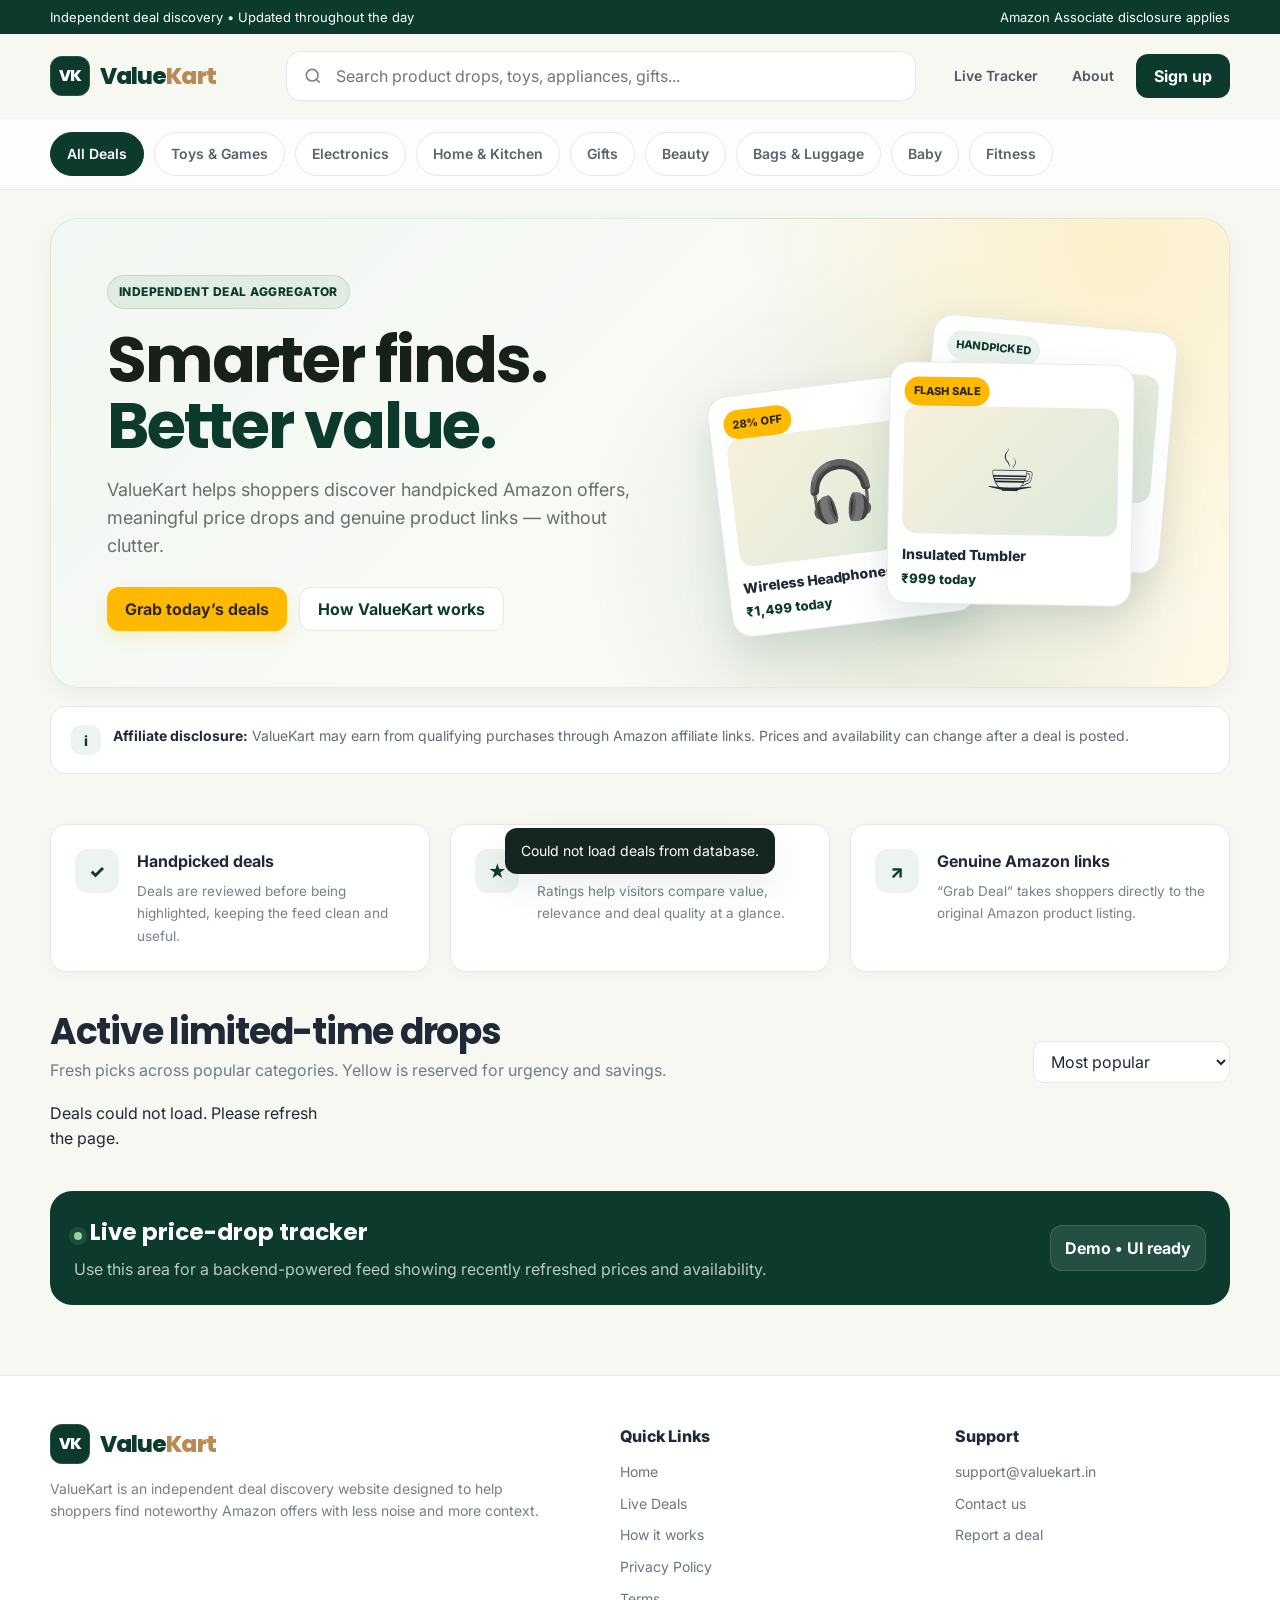
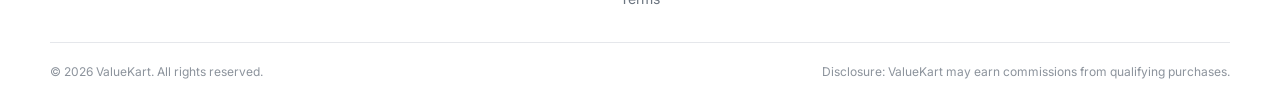
<file: index.html>
<!doctype html>
<html lang="en">
<head>
  <meta charset="utf-8" />
  <meta name="viewport" content="width=device-width, initial-scale=1" />
  <meta name="description" content="ValueKart surfaces handpicked Amazon deals, genuine links and clean price-drop discovery." />
  <title>ValueKart — Handpicked Amazon Deals</title>
  <link rel="stylesheet" href="styles.css" />
  <link rel="icon" type="image/png" href="logo.png">
</head>
<body>
  <div class="topbar">
    <div class="container topbar-inner">
      <span>Independent deal discovery • Updated throughout the day</span>
      <span class="desktop-only">Amazon Associate disclosure applies</span>
    </div>
  </div>

  <header class="site-header">
    <div class="container header-main">
      <a class="logo" href="index.html" aria-label="ValueKart home">
        <span class="logo-mark">VK</span>
        <span class="logo-text">Value<span>Kart</span></span>
      </a>

      <div class="search-wrap">
        <svg width="20" height="20" viewBox="0 0 24 24" fill="none" stroke="currentColor" stroke-width="2"><circle cx="11" cy="11" r="7"></circle><path d="m20 20-3.5-3.5"></path></svg>
        <input id="dealSearch" class="search-input" placeholder="Search product drops, toys, appliances, gifts..." aria-label="Search deals" />
      </div>

      <nav class="header-actions" aria-label="Primary">
        <a class="nav-link" href="#deals">Live Tracker</a>
        <a class="nav-link" href="#footer">About</a>
        <button class="btn btn-primary" data-toast="Account features can be connected to your backend later.">Sign up</button>
      </nav>
    </div>

    <div class="category-strip">
      <div class="container category-scroll" id="categoryStrip">
        <button class="category-chip active" data-category="all">All Deals</button>
        <button class="category-chip" data-category="toys">Toys & Games</button>
        <button class="category-chip" data-category="electronics">Electronics</button>
        <button class="category-chip" data-category="home">Home & Kitchen</button>
        <button class="category-chip" data-category="gifts">Gifts</button>
        <button class="category-chip" data-category="beauty">Beauty</button>
        <button class="category-chip" data-category="bags">Bags & Luggage</button>
        <button class="category-chip" data-category="baby">Baby</button>
        <button class="category-chip" data-category="fitness">Fitness</button>
      </div>
    </div>
  </header>

  <main>
    <section class="hero">
      <div class="container">
        <div class="hero-card">
          <div>
            <span class="eyebrow">Independent deal aggregator</span>
            <h1>Smarter finds. <span class="accent-word">Better value.</span></h1>
            <p>ValueKart helps shoppers discover handpicked Amazon offers, meaningful price drops and genuine product links — without clutter.</p>
            <div class="hero-actions">
              <a class="btn btn-accent" href="#deals">Grab today’s deals</a>
              <a class="btn btn-outline" href="#how">How ValueKart works</a>
            </div>
          </div>
          <div class="hero-visual" aria-hidden="true">
            <div class="deal-stack">
              <div class="mini-card"><span class="badge badge-accent">28% off</span><div class="mini-art">🎧</div><div class="mini-title">Wireless Headphones</div><div class="mini-price">₹1,499 today</div></div>
              <div class="mini-card"><span class="badge badge-green">Handpicked</span><div class="mini-art">🧸</div><div class="mini-title">Kids Activity Toy</div><div class="mini-price">₹799 today</div></div>
              <div class="mini-card"><span class="badge badge-accent">Flash Sale</span><div class="mini-art">☕</div><div class="mini-title">Insulated Tumbler</div><div class="mini-price">₹999 today</div></div>
            </div>
          </div>
        </div>

        <div class="disclosure">
          <div class="disclosure-icon">i</div>
          <div><strong>Affiliate disclosure:</strong> ValueKart may earn from qualifying purchases through Amazon affiliate links. Prices and availability can change after a deal is posted.</div>
        </div>
      </div>
    </section>

    <section id="how" class="container trust-grid">
      <article class="trust-card"><div class="trust-icon">✓</div><div><h3>Handpicked deals</h3><p>Deals are reviewed before being highlighted, keeping the feed clean and useful.</p></div></article>
      <article class="trust-card"><div class="trust-icon">★</div><div><h3>Honest deal scores</h3><p>Ratings help visitors compare value, relevance and deal quality at a glance.</p></div></article>
      <article class="trust-card"><div class="trust-icon">↗</div><div><h3>Genuine Amazon links</h3><p>“Grab Deal” takes shoppers directly to the original Amazon product listing.</p></div></article>
    </section>

    <section id="deals" class="container">
      <div class="section-head">
        <div><h2 class="section-title">Active limited-time drops</h2><p class="section-subtitle">Fresh picks across popular categories. Yellow is reserved for urgency and savings.</p></div>
        <div class="toolbar">
          <select id="sortDeals" class="select" aria-label="Sort deals">
            <option value="popular">Most popular</option>
            <option value="discount">Biggest discount</option>
            <option value="low">Price: low to high</option>
          </select>
        </div>
      </div>

      <div class="deals-grid" id="dealGrid">
        <article class="deal-card" data-title="Portable Handheld Game Console 520 Games" data-category="electronics toys" data-price="1299" data-discount="35" data-popular="99">
          <div class="card-media"><div class="product-art">🎮</div><div class="card-badges"><span class="badge badge-accent">35% off</span></div><button class="favorite" aria-label="Save deal">♡</button></div>
          <div class="card-body"><span class="card-category">Electronics</span><div class="card-title">Portable Handheld Game Console with 520 Classic Games</div><div class="rating"><span class="stars">★★★★★</span><strong>4.7</strong><span>ValueKart score</span></div><div class="price-row"><span class="price">₹1,299</span><span class="mrp">₹1,999</span><span class="discount">Save 35%</span></div><div class="meta-row"><span>👁 1.2k views</span><span>Updated 18m ago</span></div><a class="btn btn-accent" href="deal.html?product=console">Grab Deal</a></div>
        </article>

        <article class="deal-card" data-title="40 oz Insulated Tumbler with Straw" data-category="home gifts" data-price="999" data-discount="33" data-popular="92">
          <div class="card-media"><div class="product-art">🥤</div><div class="card-badges"><span class="badge badge-accent">Limited Time</span></div><button class="favorite" aria-label="Save deal">♡</button></div>
          <div class="card-body"><span class="card-category">Home & Kitchen</span><div class="card-title">40 oz Insulated Tumbler with Handle, Lid & Reusable Straw</div><div class="rating"><span class="stars">★★★★★</span><strong>4.8</strong><span>ValueKart score</span></div><div class="price-row"><span class="price">₹999</span><span class="mrp">₹1,499</span><span class="discount">Save 33%</span></div><div class="meta-row"><span>👁 864 views</span><span>Updated 31m ago</span></div><a class="btn btn-accent" href="deal.html?product=tumbler">Grab Deal</a></div>
        </article>

        <article class="deal-card" data-title="Kids Pottery Wheel Activity Kit" data-category="toys gifts" data-price="849" data-discount="29" data-popular="88">
          <div class="card-media"><div class="product-art">🏺</div><div class="card-badges"><span class="badge badge-green">Handpicked</span></div><button class="favorite" aria-label="Save deal">♡</button></div>
          <div class="card-body"><span class="card-category">Toys & Games</span><div class="card-title">Kids Pottery Wheel Activity Kit with Clay, Paints & Tools</div><div class="rating"><span class="stars">★★★★☆</span><strong>4.5</strong><span>ValueKart score</span></div><div class="price-row"><span class="price">₹849</span><span class="mrp">₹1,199</span><span class="discount">Save 29%</span></div><div class="meta-row"><span>👁 642 views</span><span>Updated 44m ago</span></div><a class="btn btn-accent" href="deal.html?product=pottery">Grab Deal</a></div>
        </article>

        <article class="deal-card" data-title="Travel Duffle Bag Weekend Cabin Bag" data-category="bags gifts" data-price="699" data-discount="30" data-popular="81">
          <div class="card-media"><div class="product-art">👜</div><div class="card-badges"><span class="badge badge-accent">30% off</span></div><button class="favorite" aria-label="Save deal">♡</button></div>
          <div class="card-body"><span class="card-category">Bags & Luggage</span><div class="card-title">Minimal Travel Duffle Bag for Weekend & Cabin Use</div><div class="rating"><span class="stars">★★★★★</span><strong>4.6</strong><span>ValueKart score</span></div><div class="price-row"><span class="price">₹699</span><span class="mrp">₹999</span><span class="discount">Save 30%</span></div><div class="meta-row"><span>👁 505 views</span><span>Updated 1h ago</span></div><a class="btn btn-accent" href="deal.html?product=bag">Grab Deal</a></div>
        </article>

        <article class="deal-card" data-title="Mini Trampoline Fitness Jump" data-category="fitness toys" data-price="3999" data-discount="20" data-popular="75">
          <div class="card-media"><div class="product-art">🤸</div><div class="card-badges"><span class="badge badge-green">Popular</span></div><button class="favorite" aria-label="Save deal">♡</button></div>
          <div class="card-body"><span class="card-category">Fitness</span><div class="card-title">Compact Mini Trampoline for Indoor Fitness & Active Play</div><div class="rating"><span class="stars">★★★★☆</span><strong>4.4</strong><span>ValueKart score</span></div><div class="price-row"><span class="price">₹3,999</span><span class="mrp">₹4,999</span><span class="discount">Save 20%</span></div><div class="meta-row"><span>👁 312 views</span><span>Updated 2h ago</span></div><a class="btn btn-accent" href="deal.html?product=trampoline">Grab Deal</a></div>
        </article>

        <article class="deal-card" data-title="Unicorn Study Lamp Night Light" data-category="toys gifts home" data-price="749" data-discount="25" data-popular="87">
          <div class="card-media"><div class="product-art">🦄</div><div class="card-badges"><span class="badge badge-accent">25% off</span></div><button class="favorite" aria-label="Save deal">♡</button></div>
          <div class="card-body"><span class="card-category">Gifts</span><div class="card-title">Unicorn Kids Study Lamp & Soft Night Light for Bedroom</div><div class="rating"><span class="stars">★★★★★</span><strong>4.7</strong><span>ValueKart score</span></div><div class="price-row"><span class="price">₹749</span><span class="mrp">₹999</span><span class="discount">Save 25%</span></div><div class="meta-row"><span>👁 721 views</span><span>Updated 52m ago</span></div><a class="btn btn-accent" href="deal.html?product=lamp">Grab Deal</a></div>
        </article>

        <article class="deal-card" data-title="Baby Feeding Set Silicone" data-category="baby home" data-price="599" data-discount="40" data-popular="84">
          <div class="card-media"><div class="product-art">🍼</div><div class="card-badges"><span class="badge badge-accent">Flash Sale</span></div><button class="favorite" aria-label="Save deal">♡</button></div>
          <div class="card-body"><span class="card-category">Baby</span><div class="card-title">Silicone Baby Feeding Set with Bowl, Spoon & Sippy Cup</div><div class="rating"><span class="stars">★★★★★</span><strong>4.8</strong><span>ValueKart score</span></div><div class="price-row"><span class="price">₹599</span><span class="mrp">₹999</span><span class="discount">Save 40%</span></div><div class="meta-row"><span>👁 488 views</span><span>Updated 1h ago</span></div><a class="btn btn-accent" href="deal.html?product=baby">Grab Deal</a></div>
        </article>

        <article class="deal-card" data-title="Rechargeable Desk Lamp" data-category="electronics home" data-price="899" data-discount="18" data-popular="69">
          <div class="card-media"><div class="product-art">💡</div><div class="card-badges"><span class="badge badge-green">New</span></div><button class="favorite" aria-label="Save deal">♡</button></div>
          <div class="card-body"><span class="card-category">Electronics</span><div class="card-title">Rechargeable LED Desk Lamp with Adjustable Brightness</div><div class="rating"><span class="stars">★★★★☆</span><strong>4.4</strong><span>ValueKart score</span></div><div class="price-row"><span class="price">₹899</span><span class="mrp">₹1,099</span><span class="discount">Save 18%</span></div><div class="meta-row"><span>👁 275 views</span><span>Updated 2h ago</span></div><a class="btn btn-accent" href="deal.html?product=lamp2">Grab Deal</a></div>
        </article>
      </div>

      <div id="emptyState" style="display:none;padding:42px 0;text-align:center;color:#7a838e;">No matching deals found. Try a different keyword or category.</div>

      <div class="live-strip">
        <div><h3><span class="pulse"></span>Live price-drop tracker</h3><p>Use this area for a backend-powered feed showing recently refreshed prices and availability.</p></div>
        <span class="live-pill">Demo • UI ready</span>
      </div>
    </section>
  </main>

  <footer id="footer">
    <div class="container">
      <div class="footer-grid">
        <div><a class="logo" href="index.html"><span class="logo-mark">VK</span><span class="logo-text">Value<span>Kart</span></span></a><p class="footer-copy">ValueKart is an independent deal discovery website designed to help shoppers find noteworthy Amazon offers with less noise and more context.</p></div>
        <div><div class="footer-title">Quick Links</div><div class="footer-links"><a href="index.html">Home</a><a href="#deals">Live Deals</a><a href="#how">How it works</a><a href="#">Privacy Policy</a><a href="#">Terms</a></div></div>
        <div><div class="footer-title">Support</div><div class="footer-links"><a href="mailto:support@valuekart.in">support@valuekart.in</a><a href="#">Contact us</a><a href="#">Report a deal</a></div></div>
      </div>
      <div class="footer-bottom"><span>© 2026 ValueKart. All rights reserved.</span><span>Disclosure: ValueKart may earn commissions from qualifying purchases.</span></div>
    </div>
  </footer>

  <div class="toast" id="toast"></div>
  <script src="config.js"></script>
  <script src="data.js"></script>
  <script src="script.js"></script>
</body>
</html>
</file>
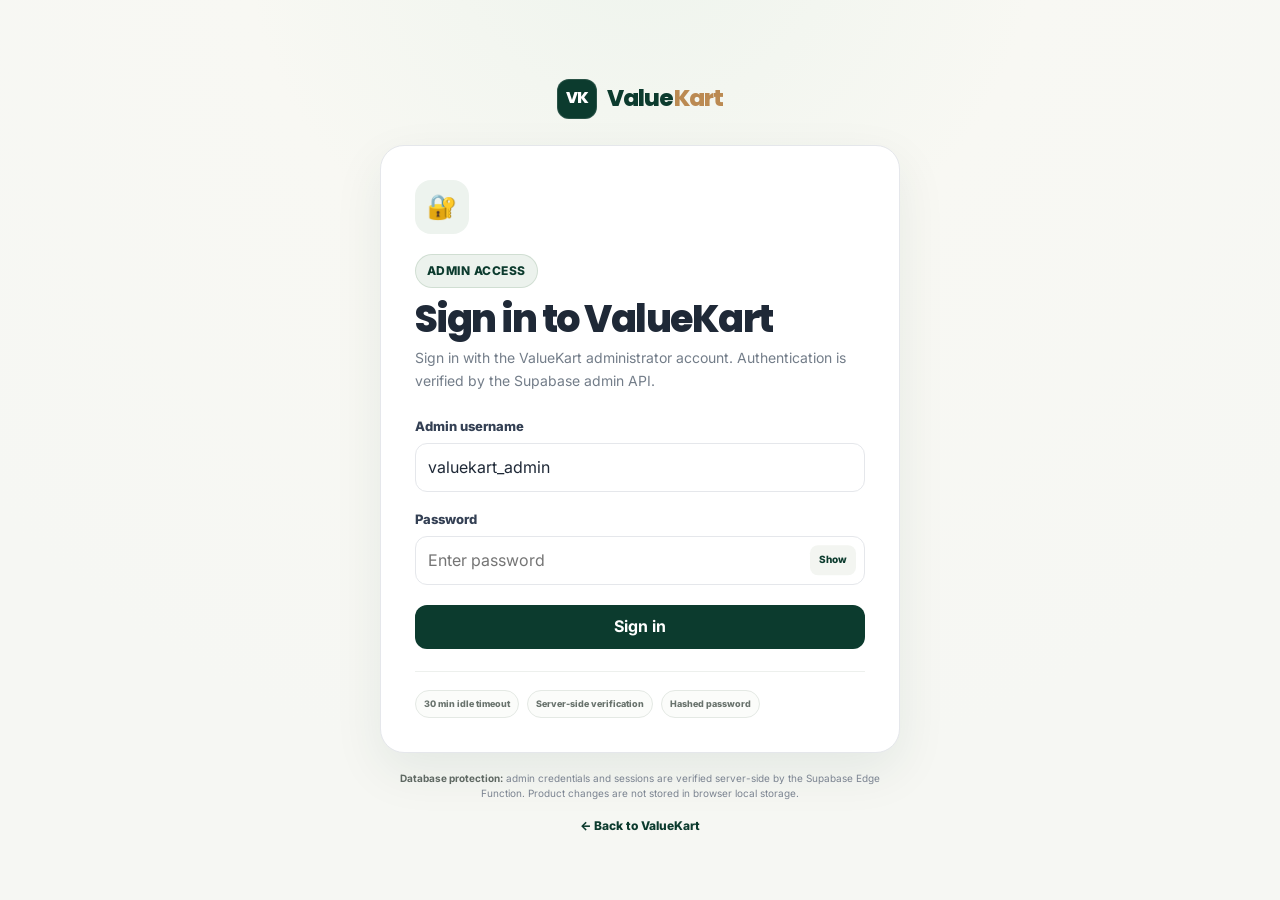
<file: admin-login.html>
<!doctype html>
<html lang="en">
<head>
  <meta charset="utf-8" />
  <meta name="viewport" content="width=device-width, initial-scale=1" />
  <meta name="robots" content="noindex,nofollow" />
  <meta name="referrer" content="no-referrer" />
  <title>Admin Login — ValueKart</title>
  <link rel="icon" type="image/png" href="logo.png">
  <link rel="stylesheet" href="styles.css" />
  <script src="config.js"></script>
  <script src="auth.js"></script>
</head>
<body class="auth-body">
  <main class="auth-shell">
    <a class="logo auth-logo" href="index.html" aria-label="ValueKart home">
      <span class="logo-mark">VK</span>
      <span class="logo-text">Value<span>Kart</span></span>
    </a>

    <section class="auth-card" aria-labelledby="authTitle">
      <div class="auth-icon" aria-hidden="true">🔐</div>
      <span class="eyebrow">Admin access</span>
      <h1 id="authTitle">Sign in to ValueKart</h1>
      <p class="auth-subtitle">Sign in with the ValueKart administrator account. Authentication is verified by the Supabase admin API.</p>

      <div class="auth-alert" id="authAlert" role="alert" hidden></div>

      <form id="authForm" class="auth-form" autocomplete="on">
        <div class="form-field">
          <label for="authUsername">Admin username</label>
          <input id="authUsername" name="username" autocomplete="username" maxlength="60" required placeholder="Admin username" />
        </div>
        <div class="form-field">
          <label for="authPassword">Password</label>
          <div class="password-field">
            <input id="authPassword" name="password" type="password" autocomplete="current-password" required placeholder="Enter password" />
            <button class="password-toggle" type="button" data-toggle-password="authPassword" aria-label="Show password">Show</button>
          </div>
        </div>

        <button class="btn btn-primary auth-submit" id="authSubmit" type="submit">Sign in</button>
      </form>

      <div class="auth-security-row">
        <span>30 min idle timeout</span>
        <span>Server-side verification</span>
        <span>Hashed password</span>
      </div>
    </section>

    <p class="auth-production-note"><strong>Database protection:</strong> admin credentials and sessions are verified server-side by the Supabase Edge Function. Product changes are not stored in browser local storage.</p>
    <a class="auth-back" href="index.html">← Back to ValueKart</a>
  </main>

  <script>
    const auth = window.ValueKartAuth;
    const params = new URLSearchParams(location.search);
    const next = auth.sanitizeNext(params.get('next') || 'admin.html');
    const form = document.getElementById('authForm');
    const username = document.getElementById('authUsername');
    const password = document.getElementById('authPassword');
    const submit = document.getElementById('authSubmit');
    const alertBox = document.getElementById('authAlert');

    username.value = auth.getProfile()?.username || 'valuekart_admin';

    function showAlert(message, type = 'error') {
      alertBox.textContent = message;
      alertBox.className = `auth-alert ${type}`;
      alertBox.hidden = false;
    }
    function clearAlert() { alertBox.hidden = true; }
    function setLoading(loading) {
      submit.disabled = loading;
      submit.textContent = loading ? 'Signing in…' : 'Sign in';
    }
    function refreshLockMessage() {
      const lock = auth.getLockState();
      if (lock.remainingMs > 0) {
        const seconds = Math.ceil(lock.remainingMs / 1000);
        showAlert(`Too many failed attempts. Try again in ${seconds} seconds.`);
        submit.disabled = true;
        setTimeout(refreshLockMessage, 1000);
      } else {
        submit.disabled = false;
        if (!alertBox.hidden && alertBox.textContent.startsWith('Too many failed')) clearAlert();
      }
    }

    refreshLockMessage();

    document.querySelectorAll('[data-toggle-password]').forEach(button => {
      button.addEventListener('click', () => {
        const field = document.getElementById(button.dataset.togglePassword);
        const show = field.type === 'password';
        field.type = show ? 'text' : 'password';
        button.textContent = show ? 'Hide' : 'Show';
        button.setAttribute('aria-label', show ? 'Hide password' : 'Show password');
      });
    });

    form.addEventListener('submit', async event => {
      event.preventDefault();
      clearAlert();
      setLoading(true);
      try {
        const result = await auth.login(username.value, password.value);
        if (!result.ok) {
          if (result.reason === 'locked') throw new Error(`Too many failed attempts. Try again in ${Math.ceil(result.remainingMs / 1000)} seconds.`);
          if (result.reason === 'crypto') throw new Error(result.message || 'Secure browser cryptography is unavailable.');
          throw new Error('Incorrect username or password.');
        }
        location.replace(next);
      } catch (error) {
        showAlert(error.message || 'Unable to sign in.');
        setLoading(false);
        refreshLockMessage();
      }
    });
  </script>
</body>
</html>
</file>
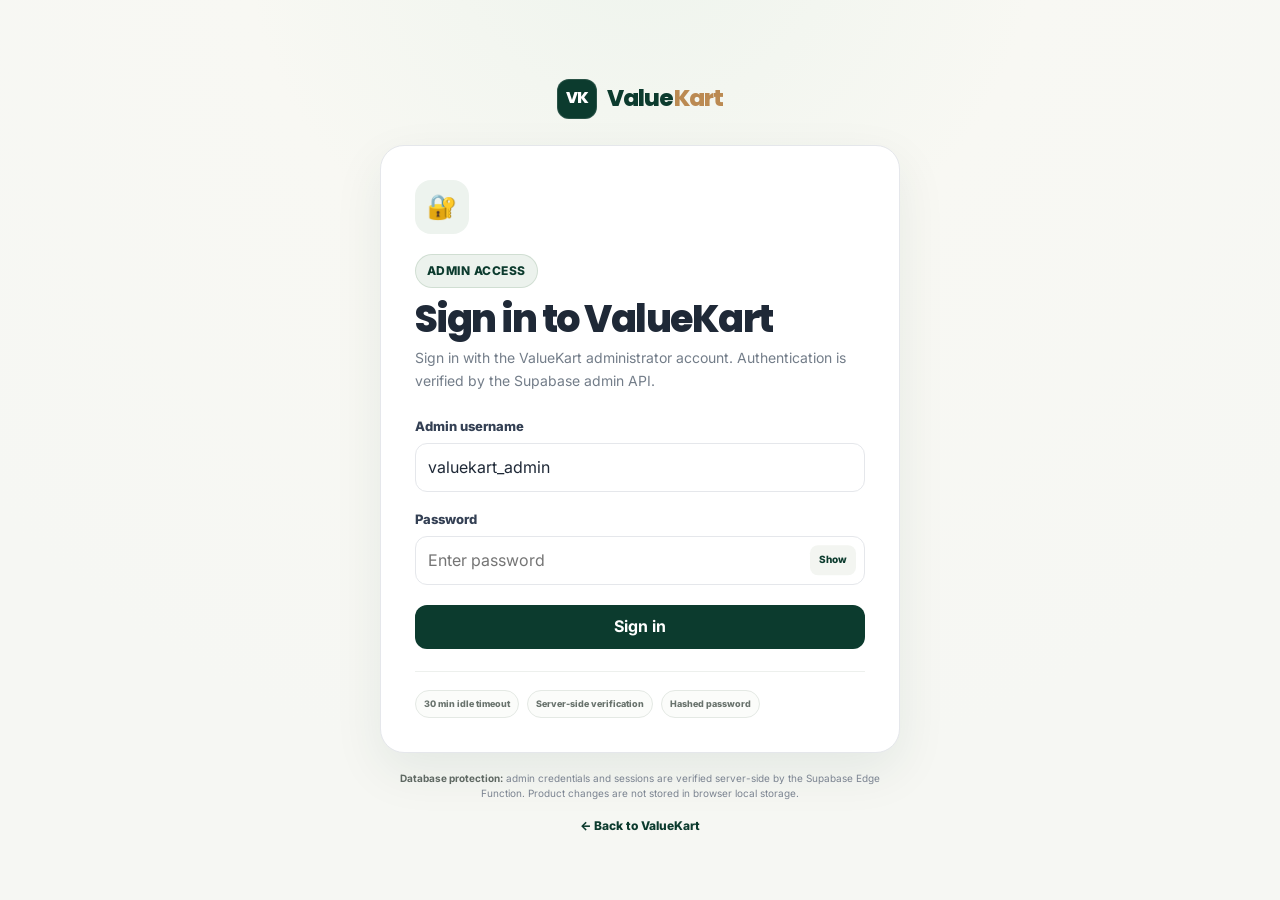
<file: admin.html>
<!doctype html>
<html lang="en">
<head>
  <meta charset="utf-8" />
  <meta name="viewport" content="width=device-width, initial-scale=1" />
  <meta name="robots" content="noindex,nofollow" />
  <meta name="referrer" content="no-referrer" />
  <title>ValueKart Admin</title>
  <link rel="stylesheet" href="styles.css" />
  <link rel="icon" type="image/png" href="logo.png">
  <script src="config.js"></script>
  <script src="auth.js"></script>
  <script>window.ValueKartAuth.guard();</script>
</head>
<body class="admin-body">
  <header class="admin-topbar">
    <div class="container admin-topbar-inner">
      <a class="logo" href="index.html" aria-label="ValueKart home">
        <span class="logo-mark">VK</span>
        <span class="logo-text">Value<span>Kart</span></span>
      </a>
      <div class="admin-topbar-actions">
        <span class="admin-user-chip"><span class="admin-user-dot"></span><span data-admin-username>Admin</span></span>
        <a class="btn btn-outline" href="index.html" target="_blank" rel="noopener">View website ↗</a>
        <button class="btn btn-outline admin-logout" id="logoutAdmin" type="button">Sign out</button>
      </div>
    </div>
  </header>

  <main class="container admin-main">
    <section class="admin-heading">
      <div>
        <span class="eyebrow">ValueKart control panel</span>
        <h1>Products & categories</h1>
        <p>Add deals, edit products and manage the categories shown on the ValueKart homepage.</p>
      </div>
      <button class="btn btn-soft" id="resetDemo">Refresh database</button>
    </section>

    <div class="admin-notice admin-notice-secure">
      <strong>Supabase connected:</strong> products and categories are loaded from the ValueKart database. Admin add, edit, delete and bulk upload actions are written through the protected Supabase admin API and appear on the public website.
    </div>

    <section class="admin-stats" aria-label="Admin summary">
      <article class="admin-stat-card"><span>Total products</span><strong id="statProducts">0</strong><small>All records</small></article>
      <article class="admin-stat-card"><span>Live products</span><strong id="statLive">0</strong><small>Visible on website</small></article>
      <article class="admin-stat-card"><span>Categories</span><strong id="statCategories">0</strong><small>Navigation filters</small></article>
      <article class="admin-stat-card"><span>Avg. discount</span><strong id="statDiscount">0%</strong><small>Across live products</small></article>
    </section>

    <section class="admin-tabs" role="tablist">
      <button class="admin-tab active" data-admin-tab="products" type="button">Products</button>
      <button class="admin-tab" data-admin-tab="categories" type="button">Categories</button>
      <button class="admin-tab" data-admin-tab="bulkUpload" type="button">Bulk Upload</button>
      <button class="admin-tab" data-admin-tab="security" type="button">Security</button>
    </section>

    <section class="admin-panel active" id="productsPanel">
      <div class="admin-layout">
        <article class="admin-card admin-form-card">
          <div class="admin-card-head">
            <div><h2 id="productFormTitle">Add product</h2><p>Create a new deal card for the website.</p></div>
            <button class="text-button" id="clearProductForm" type="button">Clear</button>
          </div>

          <form id="productForm" class="admin-form">
            <input type="hidden" id="productId" />
            <div class="form-field form-span-2">
              <label for="productTitle">Product title *</label>
              <input id="productTitle" required maxlength="180" placeholder="e.g. Toy Imagine Kids Pottery Wheel Kit" />
            </div>

            <div class="form-field">
              <label for="productCategory">Category *</label>
              <select id="productCategory" required></select>
            </div>
            <div class="form-field">
              <label for="productRating">Deal score</label>
              <input id="productRating" type="number" min="1" max="5" step="0.1" value="4.5" />
            </div>

            <div class="form-field">
              <label for="productPrice">Deal price (₹) *</label>
              <input id="productPrice" type="number" min="0" step="1" required placeholder="999" />
            </div>
            <div class="form-field">
              <label for="productMrp">MRP (₹)</label>
              <input id="productMrp" type="number" min="0" step="1" placeholder="1499" />
            </div>

            <div class="form-field">
              <label for="productBadge">Badge</label>
              <select id="productBadge">
                <option value="discount">Discount</option>
                <option value="limited">Limited Time</option>
                <option value="flash">Flash Sale</option>
                <option value="handpicked">Handpicked</option>
                <option value="popular">Popular</option>
                <option value="new">New</option>
              </select>
            </div>
            <div class="form-field">
              <label for="productBadgeText">Badge text</label>
              <input id="productBadgeText" maxlength="30" placeholder="Auto for discount" />
            </div>

            <div class="form-field form-span-2">
              <label for="productAmazonUrl">Amazon / affiliate URL *</label>
              <input id="productAmazonUrl" type="url" required placeholder="https://www.amazon.in/..." />
              <small>Use your final Amazon Associates link when publishing.</small>
            </div>

            <div class="form-field form-span-2">
              <label for="productImageUrl">Product image URL</label>
              <input id="productImageUrl" type="url" placeholder="https://.../product.jpg" />
            </div>

            <div class="form-field">
              <label for="productImageFile">Or upload image</label>
              <input id="productImageFile" type="file" accept="image/*" />
              <small>Small uploads are stored with the product record. For production, image URLs are recommended.</small>
            </div>
            <div class="form-field">
              <label for="productArt">Fallback emoji</label>
              <input id="productArt" maxlength="8" value="🛍️" />
            </div>

            <div class="form-field form-span-2">
              <label for="productDescription">Short description</label>
              <textarea id="productDescription" rows="4" maxlength="500" placeholder="Why this deal stands out..."></textarea>
            </div>

            <div class="form-field">
              <label for="productViews">Views / popularity</label>
              <input id="productViews" type="number" min="0" step="1" value="0" />
            </div>
            <div class="form-field">
              <label>Status</label>
              <label class="switch-row"><input id="productActive" type="checkbox" checked /><span class="switch"></span><span>Live on website</span></label>
            </div>

            <div class="product-preview form-span-2" id="productPreview">
              <div class="preview-media" id="previewMedia">🛍️</div>
              <div><span class="preview-kicker" id="previewCategory">Category</span><strong id="previewTitle">Product preview</strong><div class="preview-price"><span id="previewPrice">₹0</span><span id="previewDiscount">0% off</span></div></div>
            </div>

            <div class="form-actions form-span-2">
              <button class="btn btn-primary" type="submit" id="saveProductBtn">Add product</button>
              <button class="btn btn-outline" type="button" id="cancelEdit" hidden>Cancel edit</button>
            </div>
          </form>
        </article>

        <article class="admin-card admin-list-card">
          <div class="admin-card-head list-head">
            <div><h2>Manage products</h2><p>Edit, publish or remove product deals.</p></div>
            <input class="admin-search" id="adminProductSearch" placeholder="Search products..." />
          </div>
          <div class="table-wrap">
            <table class="admin-table">
              <thead><tr><th>Product</th><th>Price</th><th>Status</th><th></th></tr></thead>
              <tbody id="productTableBody"></tbody>
            </table>
          </div>
          <div class="admin-empty" id="productAdminEmpty" hidden>No products found.</div>
        </article>
      </div>
    </section>



    <section class="admin-panel" id="bulkUploadPanel">
      <div class="bulk-upload-layout">
        <article class="admin-card">
          <div class="admin-card-head bulk-head">
            <div>
              <h2>Bulk upload products</h2>
              <p>Upload up to 1,000 products at once using CSV or Excel.</p>
            </div>
            <div class="bulk-template-actions">
              <a class="btn btn-outline" href="ValueKart-Bulk-Upload-Template.xlsx" download>Excel template</a>
              <a class="btn btn-outline" href="ValueKart-Bulk-Upload-Template.csv" download>CSV template</a>
            </div>
          </div>

          <div class="bulk-dropzone" id="bulkDropzone" tabindex="0" role="button" aria-label="Upload CSV or Excel file">
            <input id="bulkFileInput" type="file" accept=".csv,.xlsx,.xls" hidden />
            <div class="bulk-upload-icon">↑</div>
            <strong>Drop CSV or Excel file here</strong>
            <span>or click to browse your computer</span>
            <small>Supported: .csv, .xlsx, .xls · Maximum 10 MB</small>
          </div>

          <div class="bulk-file-bar" id="bulkFileBar" hidden>
            <div>
              <strong id="bulkFileName">No file selected</strong>
              <small id="bulkFileMeta"></small>
            </div>
            <button class="text-button" id="bulkClearFile" type="button">Remove</button>
          </div>

          <div class="bulk-options">
            <label class="bulk-option">
              <span>Create missing categories</span>
              <input id="bulkCreateCategories" type="checkbox" checked />
            </label>
            <label class="bulk-option">
              <span>Duplicate products</span>
              <select id="bulkDuplicateMode">
                <option value="update">Update existing</option>
                <option value="skip">Skip duplicates</option>
              </select>
            </label>
            <label class="bulk-option">
              <span>Import status</span>
              <select id="bulkStatusMode">
                <option value="file">Use file status</option>
                <option value="live">Make all live</option>
                <option value="draft">Make all draft</option>
              </select>
            </label>
          </div>

          <div class="bulk-column-help">
            <strong>Required columns</strong>
            <span>title · category · price · amazon_url</span>
            <span>Optional: mrp, rating, badge, badge_text, image_url, description, views, active, art</span>
          </div>
        </article>

        <article class="admin-card">
          <div class="admin-card-head bulk-preview-head">
            <div>
              <h2>Import preview</h2>
              <p>Review validation results before products are added.</p>
            </div>
            <button class="btn btn-primary" id="bulkImportBtn" type="button" disabled>Import products</button>
          </div>

          <div class="bulk-summary">
            <div class="bulk-summary-item"><span>Total rows</span><strong id="bulkTotalRows">0</strong></div>
            <div class="bulk-summary-item"><span>Ready</span><strong id="bulkReadyRows">0</strong></div>
            <div class="bulk-summary-item"><span>Updates</span><strong id="bulkUpdateRows">0</strong></div>
            <div class="bulk-summary-item error"><span>Errors</span><strong id="bulkErrorRows">0</strong></div>
          </div>

          <div class="bulk-empty-state" id="bulkEmptyState">Upload a file to preview products here.</div>
          <div class="table-wrap" id="bulkTableWrap" hidden>
            <table class="admin-table bulk-table">
              <thead><tr><th>Row</th><th>Product</th><th>Category</th><th>Price</th><th>Validation</th></tr></thead>
              <tbody id="bulkTableBody"></tbody>
            </table>
          </div>
          <div class="bulk-errors" id="bulkErrors" hidden></div>
        </article>
      </div>
    </section>


    <section class="admin-panel" id="securityPanel">
      <div class="admin-layout admin-layout-security">
        <article class="admin-card">
          <div class="admin-card-head">
            <div><h2>Admin security</h2><p>Server-side admin session protection through Supabase Edge Functions.</p></div>
            <span class="security-status"><span></span>Protected</span>
          </div>
          <div class="security-grid">
            <div class="security-item"><strong>Signed in as</strong><span data-admin-username>Admin</span></div>
            <div class="security-item"><strong>Password storage</strong><span>PBKDF2-SHA256 in Supabase</span></div>
            <div class="security-item"><strong>Idle timeout</strong><span>30 minutes</span></div>
            <div class="security-item"><strong>Maximum session</strong><span>8 hours</span></div>
            <div class="security-item"><strong>Admin API</strong><span>Server-side credential verification</span></div>
            <div class="security-item"><strong>Session storage</strong><span>Current browser tab/session</span></div>
          </div>
          <button class="btn btn-outline" id="securitySignOut" type="button">Sign out of admin</button>
        </article>

        <article class="admin-card">
          <div class="admin-card-head"><div><h2>Change password</h2><p>Verify the current password before setting a new one.</p></div></div>
          <form id="changePasswordForm" class="admin-form security-form">
            <div class="form-field form-span-2">
              <label for="currentAdminPassword">Current password *</label>
              <input id="currentAdminPassword" type="password" autocomplete="current-password" required />
            </div>
            <div class="form-field">
              <label for="newAdminPassword">New password *</label>
              <input id="newAdminPassword" type="password" autocomplete="new-password" required />
              <small>10+ characters with uppercase, lowercase and a number.</small>
            </div>
            <div class="form-field">
              <label for="confirmAdminPassword">Confirm new password *</label>
              <input id="confirmAdminPassword" type="password" autocomplete="new-password" required />
            </div>
            <div class="form-actions form-span-2">
              <button class="btn btn-primary" id="changePasswordBtn" type="submit">Update password</button>
            </div>
          </form>
        </article>
      </div>
    </section>

    <section class="admin-panel" id="categoriesPanel">
      <div class="admin-layout admin-layout-categories">
        <article class="admin-card">
          <div class="admin-card-head"><div><h2>Add category</h2><p>Create a new navigation category.</p></div></div>
          <form id="categoryForm" class="admin-form category-form">
            <div class="form-field form-span-2">
              <label for="categoryName">Category name *</label>
              <input id="categoryName" required maxlength="60" placeholder="e.g. Stationery" />
            </div>
            <div class="form-field form-span-2">
              <label for="categorySlug">URL slug</label>
              <input id="categorySlug" maxlength="48" placeholder="stationery" />
              <small>Lowercase identifier used for filtering. Auto-generated if blank.</small>
            </div>
            <div class="form-actions form-span-2"><button class="btn btn-primary" type="submit">Add category</button></div>
          </form>
        </article>

        <article class="admin-card">
          <div class="admin-card-head"><div><h2>Manage categories</h2><p>These appear in the homepage category strip.</p></div></div>
          <div class="category-admin-list" id="categoryAdminList"></div>
        </article>
      </div>
    </section>
  </main>

  <div class="toast" id="toast"></div>
  <script src="data.js"></script>
  <script src="admin.js"></script>
  <script src="bulk-upload.js"></script>
  <script>
    window.ValueKartAuth.bindAdminSession();
    document.getElementById('logoutAdmin').addEventListener('click', () => window.ValueKartAuth.logout());
    document.getElementById('securitySignOut').addEventListener('click', () => window.ValueKartAuth.logout());
    document.getElementById('changePasswordForm').addEventListener('submit', async event => {
      event.preventDefault();
      const current = document.getElementById('currentAdminPassword');
      const next = document.getElementById('newAdminPassword');
      const confirm = document.getElementById('confirmAdminPassword');
      const button = document.getElementById('changePasswordBtn');
      if (next.value !== confirm.value) return showToast('New passwords do not match.');
      const issues = window.ValueKartAuth.validatePassword(next.value);
      if (issues.length) return showToast(issues[0]);
      button.disabled = true;
      button.textContent = 'Updating…';
      try {
        await window.ValueKartAuth.changePassword(current.value, next.value);
        event.target.reset();
        showToast('Admin password updated.');
      } catch (error) {
        showToast(error.message || 'Could not update password.');
      } finally {
        button.disabled = false;
        button.textContent = 'Update password';
      }
    });
  </script>
</body>
</html>
</file>
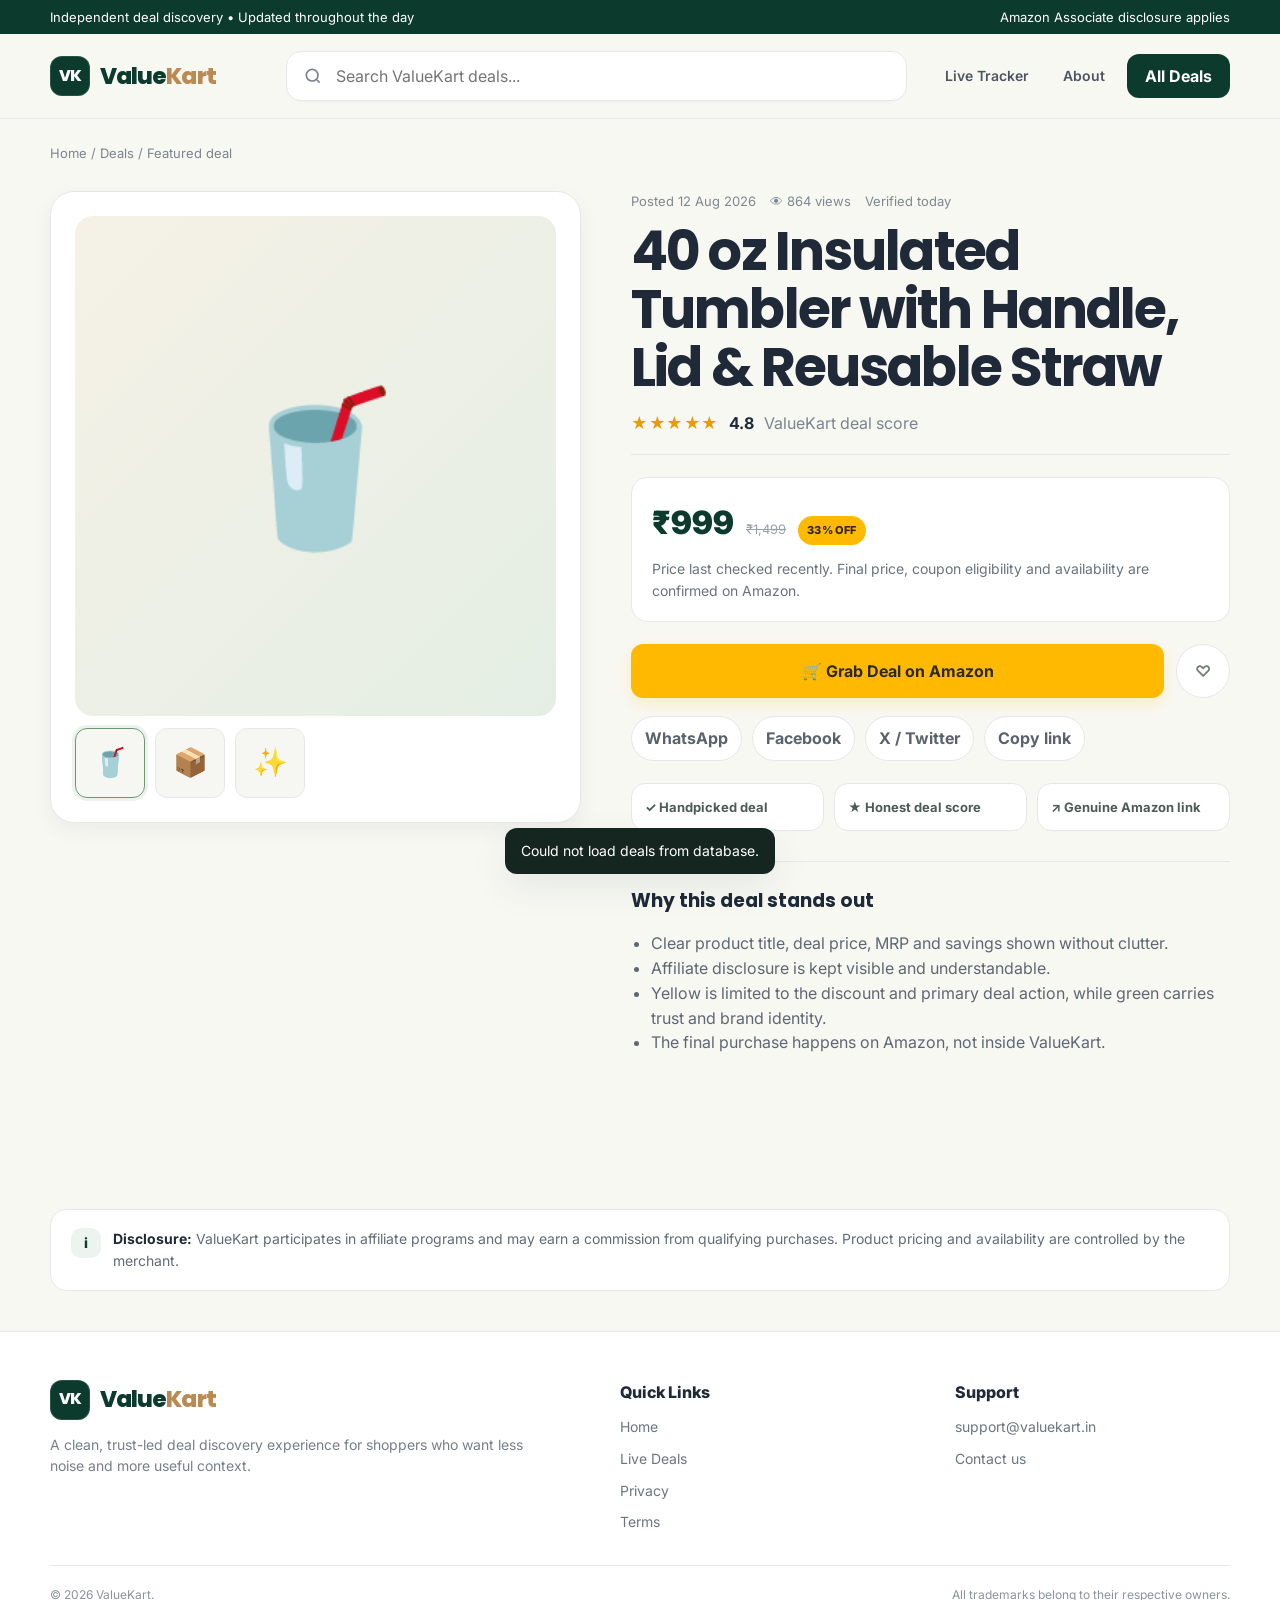
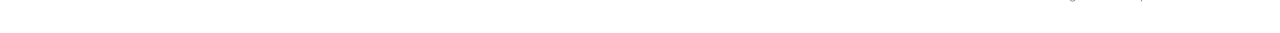
<file: deal.html>
<!doctype html>
<html lang="en">
<head>
  <meta charset="utf-8" />
  <meta name="viewport" content="width=device-width, initial-scale=1" />
  <meta name="description" content="ValueKart deal details." />
  <title>Deal Details — ValueKart</title>
  <link rel="icon" type="image/png" href="logo.png">
  <link rel="stylesheet" href="styles.css" />
</head>
<body>
  <div class="topbar"><div class="container topbar-inner"><span>Independent deal discovery • Updated throughout the day</span><span class="desktop-only">Amazon Associate disclosure applies</span></div></div>
  <header class="site-header">
    <div class="container header-main">
      <a class="logo" href="index.html"><span class="logo-mark">VK</span><span class="logo-text">Value<span>Kart</span></span></a>
      <div class="search-wrap"><svg width="20" height="20" viewBox="0 0 24 24" fill="none" stroke="currentColor" stroke-width="2"><circle cx="11" cy="11" r="7"></circle><path d="m20 20-3.5-3.5"></path></svg><input class="search-input" placeholder="Search ValueKart deals..." onkeydown="if(event.key==='Enter') location.href='index.html#deals'" /></div>
      <nav class="header-actions"><a class="nav-link" href="index.html#deals">Live Tracker</a><a class="nav-link" href="index.html#footer">About</a><a class="btn btn-primary" href="index.html">All Deals</a></nav>
    </div>
  </header>

  <main>
    <div class="container breadcrumbs">Home / Deals / <span id="crumbName">Featured deal</span></div>
    <section class="container detail-layout">
      <div class="detail-gallery">
        <div class="detail-art" id="detailArt">🥤</div>
        <div class="thumb-row"><button class="thumb active">🥤</button><button class="thumb">📦</button><button class="thumb">✨</button></div>
      </div>

      <div>
        <div class="detail-meta"><span>Posted 12 Aug 2026</span><span>👁 864 views</span><span>Verified today</span></div>
        <h1 class="detail-title" id="detailTitle">40 oz Insulated Tumbler with Handle, Lid & Reusable Straw</h1>
        <div class="detail-rating"><span class="stars">★★★★★</span><strong>4.8</strong><span style="color:#7b848f">ValueKart deal score</span></div>

        <div class="price-box">
          <div class="price-main"><span class="price" id="detailPrice">₹999</span><span class="mrp" id="detailMrp">₹1,499</span><span class="badge badge-accent" id="detailDiscount">33% off</span></div>
          <div class="deal-note">Price last checked recently. Final price, coupon eligibility and availability are confirmed on Amazon.</div>
        </div>

        <div class="detail-actions"><a class="btn btn-accent" id="amazonBtn" href="https://www.amazon.in/" target="_blank" rel="nofollow sponsored noopener">🛒 Grab Deal on Amazon</a><button class="btn btn-outline favorite" style="position:static;width:54px;height:54px" aria-label="Save deal">♡</button></div>

        <div class="share-row">
          <button class="share-btn" data-share="whatsapp">WhatsApp</button>
          <button class="share-btn" data-share="facebook">Facebook</button>
          <button class="share-btn" data-share="x">X / Twitter</button>
          <button class="share-btn" id="copyLink">Copy link</button>
        </div>

        <div class="detail-trust">
          <div>✓ Handpicked deal</div><div>★ Honest deal score</div><div>↗ Genuine Amazon link</div>
        </div>

        <div class="detail-description">
          <h3>Why this deal stands out</h3>
          <ul>
            <li>Clear product title, deal price, MRP and savings shown without clutter.</li>
            <li>Affiliate disclosure is kept visible and understandable.</li>
            <li>Yellow is limited to the discount and primary deal action, while green carries trust and brand identity.</li>
            <li>The final purchase happens on Amazon, not inside ValueKart.</li>
          </ul>
        </div>
      </div>
    </section>
  </main>

  <section class="container" style="padding-bottom:40px;">
    <div class="disclosure"><div class="disclosure-icon">i</div><div><strong>Disclosure:</strong> ValueKart participates in affiliate programs and may earn a commission from qualifying purchases. Product pricing and availability are controlled by the merchant.</div></div>
  </section>

  <footer><div class="container"><div class="footer-grid"><div><a class="logo" href="index.html"><span class="logo-mark">VK</span><span class="logo-text">Value<span>Kart</span></span></a><p class="footer-copy">A clean, trust-led deal discovery experience for shoppers who want less noise and more useful context.</p></div><div><div class="footer-title">Quick Links</div><div class="footer-links"><a href="index.html">Home</a><a href="index.html#deals">Live Deals</a><a href="#">Privacy</a><a href="#">Terms</a></div></div><div><div class="footer-title">Support</div><div class="footer-links"><a href="mailto:support@valuekart.in">support@valuekart.in</a><a href="#">Contact us</a></div></div></div><div class="footer-bottom"><span>© 2026 ValueKart.</span><span>All trademarks belong to their respective owners.</span></div></div></footer>
  <div class="toast" id="toast"></div>
  <script src="config.js"></script>
  <script src="data.js"></script>
  <script src="script.js"></script>
</body>
</html>
</file>
<file: styles.css>
@import url('https://fonts.googleapis.com/css2?family=Inter:wght@400;500;600;700&family=Poppins:wght@600;700;800&display=swap');

:root {
  --primary: #0C3B2E;
  --secondary: #6D9773;
  --accent: #FFBA00;
  --support: #BB8A52;
  --bg: #F8F8F3;
  --card: #FFFFFF;
  --text: #1F2937;
  --muted: #667085;
  --border: #E5E7EB;
  --shadow: 0 14px 36px rgba(12,59,46,.08);
  --shadow-sm: 0 7px 20px rgba(12,59,46,.06);
  --radius: 16px;
  --button-radius: 12px;
}

* { box-sizing: border-box; }
html { scroll-behavior: smooth; }
body {
  margin: 0;
  background: var(--bg);
  color: var(--text);
  font-family: Inter, system-ui, -apple-system, BlinkMacSystemFont, "Segoe UI", sans-serif;
  line-height: 1.55;
}

img { max-width: 100%; display: block; }
a { color: inherit; text-decoration: none; }
button, input, select { font: inherit; }

.container { width: min(1180px, calc(100% - 40px)); margin: 0 auto; }

.topbar {
  background: var(--primary);
  color: white;
  font-size: 13px;
}
.topbar-inner { min-height: 34px; display: flex; align-items: center; justify-content: space-between; gap: 16px; }
.topbar a { opacity: .9; }

.site-header {
  position: sticky;
  top: 0;
  z-index: 40;
  background: rgba(248,248,243,.93);
  backdrop-filter: blur(16px);
  border-bottom: 1px solid rgba(229,231,235,.85);
}
.header-main {
  min-height: 84px;
  display: grid;
  grid-template-columns: 210px 1fr auto;
  gap: 26px;
  align-items: center;
}
.logo { display: inline-flex; align-items: center; gap: 10px; }
.logo-mark {
  width: 40px; height: 40px; border-radius: 12px; background: var(--primary); color: white;
  display: grid; place-items: center; font-family: Poppins, sans-serif; font-weight: 800; letter-spacing: -.04em;
  box-shadow: inset 0 0 0 1px rgba(255,255,255,.12);
}
.logo-text { font: 800 23px/1 Poppins, sans-serif; color: var(--primary); letter-spacing: -.04em; }
.logo-text span { color: var(--support); }

.search-wrap { position: relative; }
.search-wrap svg { position: absolute; left: 17px; top: 50%; transform: translateY(-50%); color: #7c838d; }
.search-input {
  width: 100%; height: 50px; border: 1px solid var(--border); border-radius: 15px; background: #fff;
  padding: 0 18px 0 49px; outline: none; color: var(--text); transition: .2s ease;
  box-shadow: 0 2px 0 rgba(12,59,46,.01);
}
.search-input:focus { border-color: rgba(109,151,115,.65); box-shadow: 0 0 0 4px rgba(109,151,115,.12); }
.header-actions { display: flex; align-items: center; gap: 10px; }
.nav-link { padding: 10px 12px; color: #4d5561; font-weight: 600; font-size: 14px; border-radius: 10px; }
.nav-link:hover { background: white; color: var(--primary); }
.btn { border: 0; cursor: pointer; border-radius: var(--button-radius); min-height: 44px; padding: 0 18px; font-weight: 700; display: inline-flex; align-items: center; justify-content: center; gap: 9px; transition: .2s ease; }
.btn-primary { background: var(--primary); color: white; }
.btn-primary:hover { transform: translateY(-1px); background: #082f24; }
.btn-accent { background: var(--accent); color: #2f2817; box-shadow: 0 6px 16px rgba(255,186,0,.18); }
.btn-accent:hover { transform: translateY(-1px); filter: brightness(.98); }
.btn-soft { background: #eef3ef; color: var(--primary); }
.btn-outline { background: white; color: var(--primary); border: 1px solid var(--border); }

.category-strip { border-top: 1px solid rgba(229,231,235,.65); background: rgba(255,255,255,.7); }
.category-scroll { display: flex; gap: 10px; overflow-x: auto; padding: 13px 0; scrollbar-width: none; }
.category-scroll::-webkit-scrollbar { display: none; }
.category-chip {
  white-space: nowrap; border: 1px solid var(--border); background: white; color: #5b626d;
  padding: 10px 16px; border-radius: 999px; font-weight: 600; font-size: 14px;
}
.category-chip.active, .category-chip:hover { background: var(--primary); color: white; border-color: var(--primary); }

main { padding-bottom: 70px; }
.hero { padding: 28px 0 18px; }
.hero-card {
  position: relative; overflow: hidden; border-radius: 28px; min-height: 390px; padding: 56px;
  display: grid; grid-template-columns: 1.06fr .94fr; gap: 50px; align-items: center;
  background:
    radial-gradient(circle at 90% 5%, rgba(255,186,0,.18), transparent 32%),
    radial-gradient(circle at 72% 75%, rgba(109,151,115,.22), transparent 35%),
    linear-gradient(135deg, #f1f7f2 0%, #fbfbf7 65%, #fff8e5 100%);
  border: 1px solid rgba(109,151,115,.15);
  box-shadow: var(--shadow-sm);
}
.eyebrow { display: inline-flex; align-items: center; gap: 8px; color: var(--primary); background: rgba(109,151,115,.13); border: 1px solid rgba(109,151,115,.22); padding: 7px 11px; border-radius: 999px; font-weight: 800; font-size: 12px; letter-spacing: .04em; text-transform: uppercase; }
.hero h1, .detail-title, .section-title { font-family: Poppins, sans-serif; letter-spacing: -.035em; }
.hero h1 { font-size: clamp(38px, 5vw, 66px); line-height: 1.02; margin: 18px 0 18px; color: #172019; }
.hero h1 .accent-word { color: var(--primary); }
.hero p { max-width: 660px; font-size: 18px; color: #667069; margin: 0; }
.hero-actions { display: flex; gap: 12px; margin-top: 28px; flex-wrap: wrap; }
.hero-visual { position: relative; min-height: 280px; }
.deal-stack { position: absolute; inset: 10px 0 0 20px; }
.mini-card {
  position: absolute; width: 245px; background: white; border-radius: 20px; padding: 14px; box-shadow: 0 18px 40px rgba(12,59,46,.12); border: 1px solid rgba(229,231,235,.9);
}
.mini-card:nth-child(1) { transform: rotate(-7deg); left: 4px; top: 60px; }
.mini-card:nth-child(2) { transform: rotate(5deg); right: 4px; top: 0; }
.mini-card:nth-child(3) { transform: rotate(1deg); right: 40px; bottom: -12px; }
.mini-art { height: 128px; border-radius: 14px; background: linear-gradient(135deg,#f7f0db,#ddeadd); display: grid; place-items: center; font-size: 58px; }
.mini-title { font-weight: 800; margin: 10px 0 3px; font-size: 14px; }
.mini-price { font-size: 13px; color: var(--primary); font-weight: 800; }
.badge { display: inline-flex; align-items: center; justify-content: center; border-radius: 999px; padding: 6px 9px; font-size: 11px; font-weight: 800; text-transform: uppercase; letter-spacing: .02em; }
.badge-accent { background: var(--accent); color: #2d2616; }
.badge-green { background: #e9f2eb; color: var(--primary); }
.badge-brown { background: #f4eadf; color: #744c24; }

.disclosure { margin-top: 18px; border: 1px solid var(--border); background: #fff; border-radius: var(--radius); padding: 18px 20px; display: flex; gap: 12px; align-items: flex-start; color: #626b76; font-size: 14px; }
.disclosure strong { color: var(--text); }
.disclosure-icon { flex: 0 0 30px; width: 30px; height: 30px; border-radius: 10px; display: grid; place-items: center; background: #edf3ee; color: var(--primary); font-weight: 800; }

.trust-grid {
  display: grid;
  grid-template-columns: repeat(3, minmax(0, 1fr));
  gap: 20px;
  margin: 32px auto 40px;
}
.trust-card {
  background: #fff;
  border: 1px solid var(--border);
  border-radius: var(--radius);
  padding: 24px;
  min-height: 142px;
  display: flex;
  gap: 18px;
  align-items: flex-start;
  box-shadow: 0 4px 14px rgba(12,59,46,.035);
}
.trust-icon {
  width: 44px;
  height: 44px;
  border-radius: 13px;
  background: #edf3ee;
  color: var(--primary);
  display: grid;
  place-items: center;
  flex: 0 0 44px;
  font-weight: 800;
  font-size: 18px;
}
.trust-card > div:last-child {
  padding-top: 2px;
}
.trust-card h3 {
  margin: 0 0 7px;
  font-size: 16px;
  line-height: 1.35;
}
.trust-card p {
  margin: 0;
  color: #78818d;
  font-size: 13.5px;
  line-height: 1.65;
}


.section-head { display: flex; align-items: flex-end; justify-content: space-between; gap: 20px; margin: 34px 0 18px; }
.section-title { margin: 0; font-size: clamp(27px,3vw,36px); line-height: 1.1; }
.section-subtitle { margin: 7px 0 0; color: #717a85; }
.toolbar { display: flex; gap: 10px; align-items: center; flex-wrap: wrap; }
.select { height: 42px; border: 1px solid var(--border); background: #fff; color: var(--text); border-radius: 11px; padding: 0 34px 0 13px; }

.deals-grid { display: grid; grid-template-columns: repeat(4, minmax(0,1fr)); gap: 20px; }
.deal-card { background: #fff; border: 1px solid var(--border); border-radius: 20px; overflow: hidden; box-shadow: 0 8px 24px rgba(12,59,46,.045); transition: .2s ease; display: flex; flex-direction: column; }
.deal-card:hover { transform: translateY(-4px); box-shadow: var(--shadow); }
.card-media { position: relative; padding: 18px; background: #fbfbf8; }
.product-art { height: 210px; border-radius: 14px; display: grid; place-items: center; font-size: 82px; background: linear-gradient(135deg,#f6f5ef,#e8efe8); border: 1px solid #eef0ea; }
.card-badges { position: absolute; left: 28px; top: 28px; display: flex; gap: 7px; }
.favorite { position: absolute; right: 28px; top: 28px; width: 35px; height: 35px; background: white; border: 1px solid var(--border); border-radius: 999px; display: grid; place-items: center; cursor: pointer; color: #748076; }
.favorite.active { color: #a44; background: #fff8f8; }
.card-body { padding: 18px; display: flex; flex-direction: column; flex: 1; }
.card-category { color: var(--secondary); font-size: 12px; font-weight: 800; text-transform: uppercase; letter-spacing: .04em; }
.card-title { font-weight: 800; font-size: 15px; line-height: 1.4; margin: 7px 0 12px; min-height: 63px; }
.rating { display: flex; gap: 7px; align-items: center; color: #6d7681; font-size: 13px; }
.stars { color: #e59d00; letter-spacing: .03em; }
.price-row { display: flex; align-items: baseline; gap: 9px; margin-top: 14px; }
.price { font-size: 22px; font-weight: 900; color: var(--primary); }
.mrp { text-decoration: line-through; color: #9aa1aa; font-size: 13px; }
.discount { color: #7a5a00; font-weight: 800; font-size: 12px; background: #fff4c5; padding: 4px 7px; border-radius: 999px; }
.meta-row { display: flex; align-items: center; justify-content: space-between; color: #9299a2; font-size: 12px; margin: 11px 0 16px; }
.card-body .btn { margin-top: auto; width: 100%; }

.live-strip { margin-top: 40px; border-radius: 22px; padding: 24px; background: var(--primary); color: white; display: grid; grid-template-columns: 1fr auto; gap: 20px; align-items: center; }
.live-strip h3 { margin: 0 0 6px; font-family: Poppins, sans-serif; font-size: 23px; }
.live-strip p { margin: 0; color: rgba(255,255,255,.72); }
.live-pill { background: rgba(255,255,255,.1); border: 1px solid rgba(255,255,255,.14); padding: 10px 14px; border-radius: 12px; font-weight: 700; }
.pulse { display:inline-block; width: 8px; height: 8px; border-radius:50%; background:#92d7a1; margin-right:8px; box-shadow: 0 0 0 5px rgba(146,215,161,.12); }

footer { background: #fff; border-top: 1px solid var(--border); padding: 48px 0 28px; }
.footer-grid { display: grid; grid-template-columns: 1.3fr .7fr .7fr; gap: 60px; }
.footer-copy { color: #777f89; font-size: 14px; max-width: 550px; }
.footer-title { font-weight: 800; margin-bottom: 12px; }
.footer-links { display: grid; gap: 10px; color: #6c7580; font-size: 14px; }
.footer-bottom { border-top: 1px solid var(--border); margin-top: 32px; padding-top: 20px; color: #8c939c; font-size: 12px; display:flex; justify-content:space-between; gap: 20px; flex-wrap:wrap; }

/* Detail page */
.breadcrumbs { padding: 24px 0 8px; color:#7b848f; font-size:13px; }
.detail-layout { display: grid; grid-template-columns: minmax(0,.94fr) minmax(0,1.06fr); gap: 50px; align-items: start; padding: 20px 0 50px; }
.detail-gallery { background:#fff; border:1px solid var(--border); border-radius:24px; padding:24px; box-shadow: var(--shadow-sm); position: sticky; top: 112px; }
.detail-art { height: 500px; border-radius: 18px; display:grid; place-items:center; font-size:150px; background: linear-gradient(135deg,#f5f1e6,#e4eee4); }
.thumb-row { display:flex; gap:10px; margin-top:12px; }
.thumb { width:70px; height:70px; border-radius:12px; background:#f6f7f3; border:1px solid var(--border); display:grid; place-items:center; font-size:28px; cursor:pointer; }
.thumb.active { border-color:var(--secondary); box-shadow: 0 0 0 3px rgba(109,151,115,.12); }
.detail-meta { color:#7f8791; font-size:13px; display:flex; gap:14px; flex-wrap:wrap; }
.detail-title { font-size: clamp(34px,4.2vw,54px); line-height:1.08; margin:12px 0 14px; }
.detail-rating { display:flex; align-items:center; gap:10px; padding-bottom:18px; border-bottom:1px solid var(--border); }
.price-box { margin:22px 0; padding:20px; border-radius:16px; background:#fff; border:1px solid var(--border); }
.price-main { display:flex; gap:12px; align-items:baseline; flex-wrap:wrap; }
.price-main .price { font-size:32px; }
.deal-note { margin-top:10px; color:#6a737e; font-size:14px; }
.detail-actions { display:grid; grid-template-columns:1fr 54px; gap:12px; }
.detail-actions .btn { min-height:54px; font-size:16px; }
.share-row { display:flex; gap:10px; flex-wrap:wrap; margin-top:18px; }
.share-btn { border:1px solid var(--border); background:#fff; border-radius:999px; padding:9px 13px; cursor:pointer; font-weight:700; color:#59626d; }
.share-btn:hover { border-color:#cbd2d8; color:var(--primary); }
.detail-trust { display:grid; grid-template-columns:repeat(3,1fr); gap:10px; margin-top:22px; }
.detail-trust > div { border:1px solid var(--border); border-radius:14px; padding:13px; background:#fff; font-size:13px; font-weight:700; color:#4f5b55; }
.detail-description { margin-top:30px; padding-top:24px; border-top:1px solid var(--border); }
.detail-description h3 { font-family:Poppins,sans-serif; margin:0 0 10px; }
.detail-description ul { padding-left:20px; color:#5e6772; }

.toast { position: fixed; left:50%; bottom:26px; transform:translate(-50%,20px); background:#15251f; color:#fff; padding:12px 16px; border-radius:12px; opacity:0; pointer-events:none; transition:.25s ease; z-index:90; box-shadow:var(--shadow); font-size:14px; }
.toast.show { opacity:1; transform:translate(-50%,0); }

@media (max-width: 1000px) {
  .header-main { grid-template-columns: 180px 1fr; }
  .header-actions { grid-column: 1 / -1; justify-content:flex-end; display:none; }
  .hero-card { grid-template-columns:1fr; padding:42px; }
  .hero-visual { min-height:250px; }
  .deals-grid { grid-template-columns:repeat(2,1fr); }
  .detail-layout { grid-template-columns:1fr; }
  .detail-gallery { position:static; }
}
@media (max-width: 720px) {
  .container { width:min(100% - 24px,1180px); }
  .topbar-inner { justify-content:center; text-align:center; }
  .topbar .desktop-only { display:none; }
  .header-main { grid-template-columns:1fr; gap:12px; padding:14px 0; }
  .logo { justify-content:center; }
  .hero-card { padding:28px 22px; border-radius:22px; }
  .hero h1 { font-size:42px; }
  .hero p { font-size:16px; }
  .hero-visual { min-height:320px; }
  .mini-card { width:210px; }
  .mini-card:nth-child(1) { left:0; top:90px; }
  .mini-card:nth-child(2) { right:0; }
  .mini-card:nth-child(3) { right:14px; bottom:0; }
  .trust-grid { grid-template-columns:1fr; gap:14px; margin:24px auto 32px; }
  .trust-card { min-height:auto; padding:20px; }
  .section-head { align-items:flex-start; flex-direction:column; }
  .deals-grid { grid-template-columns:1fr; }
  .live-strip { grid-template-columns:1fr; }
  .footer-grid { grid-template-columns:1fr; gap:28px; }
  .detail-art { height:360px; font-size:110px; }
  .detail-title { font-size:38px; }
  .detail-trust { grid-template-columns:1fr; }
}

/* Dynamic product imagery */
.product-art { overflow: hidden; }
.product-image { width: 100%; height: 100%; object-fit: contain; padding: 8px; }
.product-art-inner { width: 100%; height: 100%; display: grid; place-items: center; font-size: 82px; }
.detail-art { overflow: hidden; }
.detail-product-image { width: 100%; height: 100%; object-fit: contain; padding: 18px; }
.detail-art-inner { width: 100%; height: 100%; display: grid; place-items: center; font-size: 150px; }

/* Admin */
.admin-body { background: #f6f7f3; min-height: 100vh; }
.admin-topbar { position: sticky; top: 0; z-index: 60; background: rgba(255,255,255,.94); backdrop-filter: blur(16px); border-bottom: 1px solid var(--border); }
.admin-topbar-inner { min-height: 76px; display: flex; align-items: center; justify-content: space-between; gap: 18px; }
.admin-topbar-actions { display: flex; gap: 12px; align-items: center; }
.admin-label { display: inline-flex; padding: 6px 10px; border-radius: 999px; background: #edf3ee; color: var(--primary); font-size: 12px; font-weight: 800; text-transform: uppercase; letter-spacing: .05em; }
.admin-main { padding-top: 38px; padding-bottom: 70px; }
.admin-heading { display: flex; align-items: flex-end; justify-content: space-between; gap: 24px; margin-bottom: 22px; }
.admin-heading h1 { margin: 14px 0 6px; font-family: Poppins, sans-serif; font-size: clamp(34px,4vw,52px); letter-spacing: -.04em; line-height: 1.05; }
.admin-heading p { margin: 0; color: var(--muted); max-width: 690px; }
.admin-notice { background: #fff; border: 1px solid var(--border); border-left: 4px solid var(--secondary); border-radius: 14px; padding: 15px 17px; color: #667085; font-size: 13px; margin-bottom: 22px; }
.admin-notice strong { color: var(--text); }
.admin-stats { display: grid; grid-template-columns: repeat(4,minmax(0,1fr)); gap: 16px; margin-bottom: 26px; }
.admin-stat-card { background: #fff; border: 1px solid var(--border); border-radius: 16px; padding: 20px; box-shadow: 0 5px 16px rgba(12,59,46,.035); }
.admin-stat-card span { color: #667085; font-size: 13px; font-weight: 700; }
.admin-stat-card strong { display: block; font: 800 30px/1.1 Poppins,sans-serif; color: var(--primary); margin: 8px 0 5px; }
.admin-stat-card small { color: #98a2b3; }
.admin-tabs { display: inline-flex; gap: 6px; padding: 5px; background: #eaf0eb; border: 1px solid #dfe7e0; border-radius: 14px; margin-bottom: 18px; }
.admin-tab { border: 0; background: transparent; color: #647067; border-radius: 10px; padding: 10px 16px; font-weight: 800; cursor: pointer; }
.admin-tab.active { background: #fff; color: var(--primary); box-shadow: 0 3px 10px rgba(12,59,46,.07); }
.admin-panel { display: none; }
.admin-panel.active { display: block; }
.admin-layout { display: grid; grid-template-columns: minmax(0,.92fr) minmax(0,1.08fr); gap: 20px; align-items: start; }
.admin-layout-categories { grid-template-columns: minmax(0,.75fr) minmax(0,1.25fr); }
.admin-card { background: #fff; border: 1px solid var(--border); border-radius: 20px; padding: 24px; box-shadow: 0 8px 22px rgba(12,59,46,.04); }
.admin-card-head { display: flex; align-items: flex-start; justify-content: space-between; gap: 16px; margin-bottom: 22px; }
.admin-card-head h2 { margin: 0 0 4px; font: 800 21px/1.25 Poppins,sans-serif; letter-spacing: -.02em; }
.admin-card-head p { margin: 0; color: #7b8491; font-size: 13px; }
.text-button { border: 0; background: transparent; color: var(--primary); font-weight: 800; cursor: pointer; padding: 5px; }
.admin-form { display: grid; grid-template-columns: repeat(2,minmax(0,1fr)); gap: 16px; }
.form-span-2 { grid-column: 1 / -1; }
.form-field { display: flex; flex-direction: column; gap: 7px; min-width: 0; }
.form-field label { font-size: 13px; font-weight: 800; color: #344054; }
.form-field input:not([type="checkbox"]), .form-field select, .form-field textarea, .admin-search { width: 100%; border: 1px solid var(--border); background: #fff; border-radius: 12px; padding: 11px 12px; color: var(--text); outline: none; transition: .2s ease; }
.form-field input:not([type="checkbox"]), .form-field select, .admin-search { min-height: 44px; }
.form-field textarea { resize: vertical; min-height: 104px; }
.form-field input:focus, .form-field select:focus, .form-field textarea:focus, .admin-search:focus { border-color: rgba(109,151,115,.75); box-shadow: 0 0 0 4px rgba(109,151,115,.11); }
.form-field small { color: #98a2b3; font-size: 11px; line-height: 1.4; }
.form-actions { display: flex; gap: 10px; align-items: center; padding-top: 4px; }
.switch-row { min-height: 44px; display: flex !important; align-items: center; gap: 10px; cursor: pointer; font-weight: 600 !important; }
.switch-row input { position: absolute; opacity: 0; pointer-events: none; }
.switch { width: 42px; height: 24px; border-radius: 999px; background: #d7dce1; position: relative; transition: .2s; flex: 0 0 auto; }
.switch::after { content: ''; position: absolute; width: 18px; height: 18px; background: #fff; border-radius: 50%; left: 3px; top: 3px; transition: .2s; box-shadow: 0 1px 4px rgba(0,0,0,.18); }
.switch-row input:checked + .switch { background: var(--primary); }
.switch-row input:checked + .switch::after { transform: translateX(18px); }
.product-preview { border: 1px dashed #d7ded8; background: #fbfcf9; border-radius: 16px; padding: 14px; display: grid; grid-template-columns: 88px 1fr; gap: 14px; align-items: center; }
.preview-media { width: 88px; height: 88px; border-radius: 13px; background: #eef2ea; display: grid; place-items: center; overflow: hidden; font-size: 38px; }
.preview-media img { width: 100%; height: 100%; object-fit: contain; }
.preview-kicker { display: block; color: var(--secondary); font-size: 10px; text-transform: uppercase; font-weight: 800; letter-spacing: .05em; }
.product-preview strong { display: block; margin: 3px 0 6px; font-size: 13px; line-height: 1.35; }
.preview-price { display: flex; align-items: center; gap: 8px; }
.preview-price span:first-child { color: var(--primary); font-size: 17px; font-weight: 900; }
.preview-price span:last-child { background: #fff3c3; color: #795800; border-radius: 999px; padding: 3px 7px; font-size: 10px; font-weight: 800; }
.list-head { align-items: center; }
.admin-search { max-width: 210px; }
.table-wrap { overflow-x: auto; }
.admin-table { width: 100%; border-collapse: collapse; min-width: 590px; }
.admin-table th { text-align: left; color: #98a2b3; font-size: 11px; text-transform: uppercase; letter-spacing: .05em; padding: 0 10px 10px; }
.admin-table td { border-top: 1px solid #eef0f1; padding: 13px 10px; vertical-align: middle; font-size: 13px; }
.admin-product-cell { display: flex; gap: 11px; align-items: center; min-width: 270px; }
.admin-product-thumb { width: 50px; height: 50px; border-radius: 11px; background: #f3f4ef; border: 1px solid #eceee8; display: grid; place-items: center; overflow: hidden; font-size: 23px; flex: 0 0 50px; }
.admin-product-thumb img { width: 100%; height: 100%; object-fit: contain; }
.admin-product-cell strong { display: -webkit-box; -webkit-line-clamp: 2; -webkit-box-orient: vertical; overflow: hidden; max-width: 290px; line-height: 1.35; }
.admin-product-cell small, .table-mrp { display: block; color: #98a2b3; margin-top: 3px; font-size: 11px; }
.table-mrp { text-decoration: line-through; }
.status-pill { display: inline-flex; border-radius: 999px; padding: 5px 8px; font-size: 10px; font-weight: 800; }
.status-pill.live { background: #eaf4ec; color: var(--primary); }
.status-pill.draft { background: #f1f2f4; color: #667085; }
.row-actions { display: flex; gap: 5px; justify-content: flex-end; }
.icon-action { border: 1px solid var(--border); background: #fff; border-radius: 9px; min-height: 32px; padding: 0 9px; font-size: 11px; font-weight: 800; color: #52605a; cursor: pointer; }
.icon-action:hover { border-color: #cbd5cd; color: var(--primary); }
.icon-action.danger { color: #9b3f3f; }
.icon-action.danger:hover { background: #fff7f7; border-color: #eccaca; }
.admin-empty { padding: 35px 10px; color: #98a2b3; text-align: center; }
.category-form { max-width: 560px; }
.category-admin-list { display: grid; gap: 10px; }
.category-admin-row { border: 1px solid #edf0ed; background: #fcfcfa; border-radius: 13px; padding: 13px 14px; display: flex; justify-content: space-between; align-items: center; gap: 14px; }
.category-admin-row strong { display: block; font-size: 13px; }
.category-admin-row small { color: #98a2b3; font-size: 11px; }

@media (max-width: 1000px) {
  .admin-stats { grid-template-columns: repeat(2,1fr); }
  .admin-layout, .admin-layout-categories { grid-template-columns: 1fr; }
}
@media (max-width: 720px) {
  .admin-topbar-inner { min-height: 68px; }
  .admin-label { display: none; }
  .admin-topbar-actions .btn { padding: 0 12px; min-height: 40px; font-size: 12px; }
  .admin-main { padding-top: 24px; }
  .admin-heading { align-items: flex-start; flex-direction: column; }
  .admin-heading h1 { font-size: 36px; }
  .admin-stats { grid-template-columns: 1fr 1fr; gap: 10px; }
  .admin-stat-card { padding: 16px; }
  .admin-stat-card strong { font-size: 25px; }
  .admin-card { padding: 18px; border-radius: 17px; }
  .admin-form { grid-template-columns: 1fr; }
  .form-span-2 { grid-column: auto; }
  .list-head { align-items: stretch; flex-direction: column; }
  .admin-search { max-width: none; }
}

/* Bulk upload */
.bulk-upload-layout { display: grid; grid-template-columns: 1fr; gap: 20px; }
.bulk-head, .bulk-preview-head { align-items: center; }
.bulk-template-actions { display: flex; gap: 10px; flex-wrap: wrap; justify-content: flex-end; }
.bulk-template-actions .btn { min-height: 40px; padding: 0 14px; font-size: 12px; }
.bulk-dropzone { border: 1.5px dashed #cfd9d1; background: #fbfcf9; border-radius: 18px; min-height: 210px; padding: 30px; display: flex; flex-direction: column; align-items: center; justify-content: center; text-align: center; cursor: pointer; transition: .2s ease; outline: none; }
.bulk-dropzone:hover, .bulk-dropzone:focus, .bulk-dropzone.dragover { border-color: var(--secondary); background: #f5f8f3; box-shadow: 0 0 0 4px rgba(109,151,115,.08); }
.bulk-upload-icon { width: 52px; height: 52px; border-radius: 15px; display: grid; place-items: center; background: #edf3ee; color: var(--primary); font: 800 26px/1 Poppins,sans-serif; margin-bottom: 14px; }
.bulk-dropzone strong { font: 800 17px/1.3 Poppins,sans-serif; color: var(--text); }
.bulk-dropzone span { color: #6f7885; font-size: 13px; margin-top: 5px; }
.bulk-dropzone small { color: #98a2b3; font-size: 11px; margin-top: 9px; }
.bulk-file-bar { margin-top: 14px; padding: 13px 15px; border: 1px solid #e5e9e5; background: #fff; border-radius: 13px; display: flex; align-items: center; justify-content: space-between; gap: 16px; }
.bulk-file-bar strong { display: block; font-size: 13px; }
.bulk-file-bar small { display: block; color: #98a2b3; margin-top: 3px; font-size: 11px; }
.bulk-options { display: grid; grid-template-columns: repeat(3,minmax(0,1fr)); gap: 12px; margin-top: 18px; }
.bulk-option { border: 1px solid #e8ebe8; background: #fcfcfa; border-radius: 13px; padding: 12px 13px; display: flex; align-items: center; justify-content: space-between; gap: 12px; min-height: 54px; }
.bulk-option > span { font-size: 12px; font-weight: 800; color: #344054; }
.bulk-option select { border: 1px solid var(--border); background: #fff; border-radius: 10px; min-height: 36px; padding: 0 10px; color: var(--text); font-size: 11px; outline: none; max-width: 190px; }
.bulk-option input[type="checkbox"] { width: 18px; height: 18px; accent-color: var(--primary); }
.bulk-column-help { margin-top: 15px; border-radius: 12px; background: #f3f6f1; color: #667085; padding: 12px 14px; font-size: 12px; line-height: 1.55; }
.bulk-column-help strong { color: var(--primary); }
.bulk-column-help span { display: block; margin-top: 2px; }
.bulk-summary { display: grid; grid-template-columns: repeat(4,minmax(0,1fr)); gap: 12px; margin-bottom: 18px; }
.bulk-summary-item { border: 1px solid #e9ece9; background: #fbfcfa; border-radius: 14px; padding: 14px; }
.bulk-summary-item span { display: block; color: #7b8491; font-size: 11px; font-weight: 700; }
.bulk-summary-item strong { display: block; margin-top: 4px; font: 800 23px/1.1 Poppins,sans-serif; color: var(--primary); }
.bulk-summary-item.error strong { color: #9b3f3f; }
.bulk-empty-state { border: 1px dashed #d9dfda; border-radius: 15px; padding: 34px 20px; text-align: center; color: #98a2b3; font-size: 13px; background: #fcfcfa; }
.bulk-table { min-width: 760px; }
.bulk-row-title { min-width: 260px; }
.bulk-row-title strong { display: block; font-size: 12px; line-height: 1.4; }
.bulk-row-title small { display: block; color: #98a2b3; margin-top: 3px; font-size: 10px; }
.bulk-validation { display: inline-flex; align-items: center; gap: 6px; border-radius: 999px; padding: 5px 8px; font-size: 10px; font-weight: 800; white-space: nowrap; }
.bulk-validation.ready { background: #eaf4ec; color: var(--primary); }
.bulk-validation.update { background: #eef2f7; color: #44546a; }
.bulk-validation.skip { background: #f3f4f6; color: #667085; }
.bulk-validation.error { background: #fff1f1; color: #9b3f3f; }
.bulk-errors { margin-top: 16px; border: 1px solid #efdddd; background: #fffafa; border-radius: 13px; padding: 13px 14px; color: #8f4444; font-size: 11px; line-height: 1.55; }
.bulk-errors strong { display: block; margin-bottom: 5px; color: #7f3535; }
.bulk-errors ul { margin: 0; padding-left: 18px; }
.bulk-errors li + li { margin-top: 3px; }

@media (max-width: 900px) {
  .bulk-options { grid-template-columns: 1fr; }
  .bulk-head, .bulk-preview-head { align-items: flex-start; flex-direction: column; }
  .bulk-template-actions { justify-content: flex-start; }
}
@media (max-width: 720px) {
  .admin-tabs { width: 100%; overflow-x: auto; }
  .admin-tab { white-space: nowrap; flex: 0 0 auto; }
  .bulk-dropzone { min-height: 180px; padding: 22px 16px; }
  .bulk-summary { grid-template-columns: 1fr 1fr; }
  .bulk-preview-head .btn { width: 100%; }
  .bulk-template-actions { width: 100%; }
  .bulk-template-actions .btn { flex: 1 1 auto; }
}

/* Admin authentication */
.auth-body { min-height: 100vh; margin: 0; background: radial-gradient(circle at 50% -10%, #eef4ed 0, #f8f8f3 34%, #f6f7f3 75%); color: var(--text); }
.auth-shell { width: min(100% - 36px, 520px); min-height: 100vh; margin: 0 auto; padding: 52px 0 38px; display: flex; flex-direction: column; align-items: center; justify-content: center; }
.auth-logo { margin-bottom: 26px; }
.auth-card { width: 100%; background: #fff; border: 1px solid var(--border); border-radius: 24px; padding: 34px; box-shadow: 0 18px 50px rgba(12,59,46,.08); }
.auth-icon { width: 54px; height: 54px; display: grid; place-items: center; border-radius: 16px; background: #edf3ee; font-size: 24px; margin-bottom: 20px; }
.auth-card h1 { margin: 10px 0 8px; font: 800 clamp(28px,5vw,38px)/1.08 Poppins,sans-serif; letter-spacing: -.04em; }
.auth-subtitle { margin: 0 0 24px; color: #737d89; font-size: 14px; line-height: 1.6; }
.auth-form { display: grid; gap: 17px; }
.password-field { position: relative; }
.password-field input { padding-right: 68px !important; }
.password-toggle { position: absolute; top: 50%; right: 9px; transform: translateY(-50%); border: 0; background: #f3f5f1; color: var(--primary); border-radius: 8px; padding: 7px 9px; font-size: 10px; font-weight: 800; cursor: pointer; }
.password-rules { margin-top: -4px; padding: 11px 13px; border-radius: 11px; background: #f5f7f3; color: #78817d; font-size: 11px; line-height: 1.5; }
.password-rules strong { color: #47534d; margin-right: 5px; }
.auth-submit { width: 100%; margin-top: 3px; }
.auth-alert { margin-bottom: 18px; border: 1px solid #efd3d3; background: #fff7f7; color: #943e3e; border-radius: 12px; padding: 11px 13px; font-size: 12px; line-height: 1.45; }
.auth-alert.success { border-color: #cfe3d3; background: #f4faf5; color: var(--primary); }
.auth-security-row { margin-top: 22px; padding-top: 18px; border-top: 1px solid #edf0ed; display: flex; flex-wrap: wrap; gap: 8px; }
.auth-security-row span { border: 1px solid #e4e9e4; background: #fbfcfa; color: #69736d; border-radius: 999px; padding: 6px 8px; font-size: 9px; font-weight: 800; }
.auth-production-note { margin: 18px 8px 0; text-align: center; color: #7b8491; font-size: 10px; line-height: 1.55; }
.auth-production-note strong { color: #5e6862; }
.auth-back { margin-top: 15px; color: var(--primary); font-size: 12px; font-weight: 800; text-decoration: none; }
.admin-user-chip { display: inline-flex; align-items: center; gap: 7px; padding: 7px 10px; border-radius: 999px; background: #edf3ee; color: var(--primary); font-size: 11px; font-weight: 800; }
.admin-user-dot { width: 7px; height: 7px; border-radius: 50%; background: var(--secondary); box-shadow: 0 0 0 3px rgba(109,151,115,.12); }
.admin-notice-secure { border-left-color: var(--primary); }
.admin-layout-security { grid-template-columns: minmax(0,.9fr) minmax(0,1.1fr); }
.security-status { display: inline-flex; align-items: center; gap: 7px; border-radius: 999px; padding: 6px 9px; background: #edf5ef; color: var(--primary); font-size: 10px; font-weight: 800; }
.security-status > span { width: 7px; height: 7px; border-radius: 50%; background: var(--secondary); }
.security-grid { display: grid; grid-template-columns: repeat(2,minmax(0,1fr)); gap: 10px; margin-bottom: 20px; }
.security-item { border: 1px solid #edf0ed; background: #fcfcfa; border-radius: 13px; padding: 13px; }
.security-item strong { display: block; color: #344054; font-size: 11px; margin-bottom: 4px; }
.security-item span { color: #7b8491; font-size: 11px; line-height: 1.4; }
.security-form { max-width: 620px; }
@media (max-width: 1000px) { .admin-layout-security { grid-template-columns: 1fr; } }
@media (max-width: 720px) {
  .auth-shell { width: min(100% - 24px, 520px); padding: 28px 0; justify-content: flex-start; }
  .auth-card { padding: 24px 20px; border-radius: 20px; }
  .auth-security-row { gap: 6px; }
  .admin-user-chip { display: none; }
  .admin-logout { display: none; }
  .security-grid { grid-template-columns: 1fr; }
}
</file>
